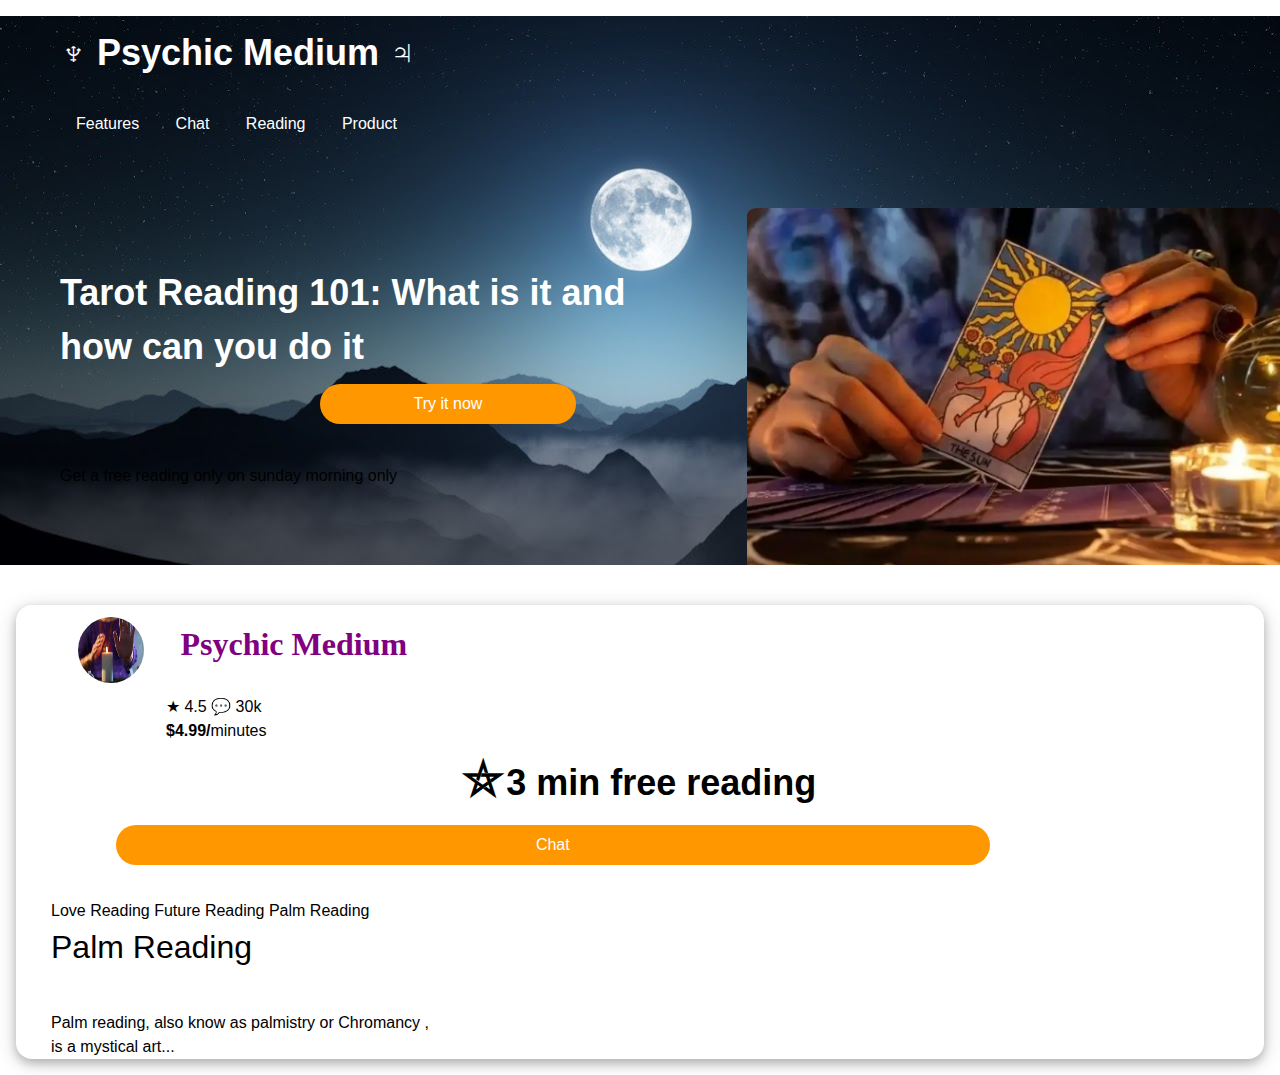
<file: index.html>
<!DOCTYPE html>
<html lang="en">
<head>
  <meta charset="UTF-8">
  <meta name="viewport" content="width=device-width, initial-scale=1.0"> <!-- displays site properly based on user's device -->

  <!--CSS LINK-->
  <link rel="stylesheet" href="w3.css">
  <link rel="stylesheet" href="style.css">
  <!-- <link rel="stylesheet" href="style/media.css"> -->
  <link rel="icon" type="image/png" sizes="32x32" href="./assets/favicon-32x32.png">
<!--SCRIPT LINK-->
 <script src="script.js"></script>
 <script src="jquery.js"></script>
 <!-- <script src="script/search.js"></script> -->
  
  <title>Frontend Mentor | Shortly URL shortening API Challenge</title>

  <!-- Feel free to remove these styles or customise in your own stylesheet 👍 -->
  <style>
   
  </style>
</head>
<body id="feature">

      <div class="bg">
        <div class="w3-margin-top margin-60"> 
  
          <h1 class="logo"><b class="w3-text-white"> &#9798 Psychic Medium &#9795</b></h1>
          <br><br><br><br>
          <span class="nav-desktop sidenav" >
        
          <span>
            <a href="#" 
                class="w3-text-white margin-top w3-padding w3-round-xlarge w3-hover-orange"
                    onclick="scrolling('feature');">
                   Features
                  </a> </span>
                  
                  <span>
                      <a href="#"
                       class="w3-text-white margin-top w3-padding w3-round-xlarge w3-hover-orange"
                      onclick="scrolling('chat')">Chat</a>
                    </span>

                  <span>
                    <a href="#" 
                    class="w3-text-white margin-top w3-padding w3-round-xlarge w3-hover-orange"
                    onclick="scrolling('reading');">Reading</a>
                  </span>
                  

                 <span>
                   <a href="#" 
                       class="w3-text-white margin-top w3-padding w3-round-xlarge w3-hover-orange"
                       onclick="alert('product is not available');">
                          Product
                            </a>
                    </span>
        
          
          
         </div>
          
        
            <br><br><br>
            
        <div class="w3-row">
          <div class="w3-col s12  m5 w3-right">
          <div>
            
            <img src="tarot.jpg" alt="" class="trt-Img w3-animate-zoom w3-mobile w3-paddin " style="width: 100%; height: 100%;"></div>
          </div>
          <br>
          <br>
        
          
        
        
          <div class="w3-col s12 m6 w3-left  ">
          <h1 class="margin-left-60 w3-text-white" ><b> Tarot Reading 101: What is it and how can you do it   </b></h1>
        
          <button 
            class="btn-try w3-btn w3-orange w3-round-xxlarge w3-text-white"
              onclick="scrolling('newP')"
          >
            Try it now
          </button>
        
          <br><br>
        
            <div> 
      </div>

          <p class="margin-left-60 w3-left w3-margin-right"> 
            Get a free reading only on sunday morning only 
          </p>
   </div>
 
      </div>
          </div>
              </div>
                 <br>


                 <div class="w3-card-4 w3-round-xlarge w3-margin">

                
                 <div id="chat">
        <div id="newP ">

            <div class="block">
               <img class="adsPic" src="full.jpg" alt="">
                  <b class="name">Psychic Medium </b>
                    
                 
                    <div class="rate">
                        &#9733 4.5 &#128172 30k
                          <br>
                       <b> $4.99/</b>minutes                          
                    </div>

                    <div class="free">
                        <b class="w3-xxxlarge">&#9958</b> 
                           <b class="w3-xxlarge"> 3 min free reading  </b> 
                    </div>
               
                  <a href="mailto:ayelekei11@gmail.com">
                     <button 
                        class="btn-chat w3-btn w3-orange 
                        w3-round-xxlarge w3-text-white">
                           Chat
                     </button>                              
                  </a>
                        
                    <br><br>

                        <div id="reading">

                          <th class="one">Love Reading</th>
                          <th>Future Reading</th>
                          <th>Palm Reading</th>

                            <div class="palm">Palm Reading</div>
                               <br>
                            <div class="text">
                               <P> Palm reading, also know as palmistry or Chromancy ,
                                 <br>
                                   is a mystical art...
                                </P>
                            </div>
                        </div>
                    
               </div>
            </div>  
          </div>
              <!-- End of newP -->

              <!-- <div id="reading">
                   <h1 class="Tor">
                       <b>Type of Reading</b>
                    </h1>
                        <br><br>
                        <br><br><br>

                        <div class="w3-row">

                          <div class="w3-col m4">
                            
                          <b class="love">Love Reading</b>
                          <img class="LoveImg" src="love.jpg" alt="">
                     
                          </div>

                          <div class="w3-col m4">
                            
                            <b class="love">money Reading</b>
                            <img class="LoveImg" src="money.jpg" alt="">
                      
  
                            </div>

                            <div class="w3-col m4">
                            
                              <b class="love">General Reading</b>
                              <img class="LoveImg" src="general.jpg" alt="">
                        
    
                              </div>

                        </div>
                    
              </div> -->


              
    </div>
  </div>

  <script>
    function w3_open() {
  document.getElementsByClassName("w3-sidenav")[0].style.display="block"
  }
  function w3_close(){
  document.getElementsByClassName("w3-sidenav")[0].style.display="none" 
  }
  </script>
</body>
</html>
</file>
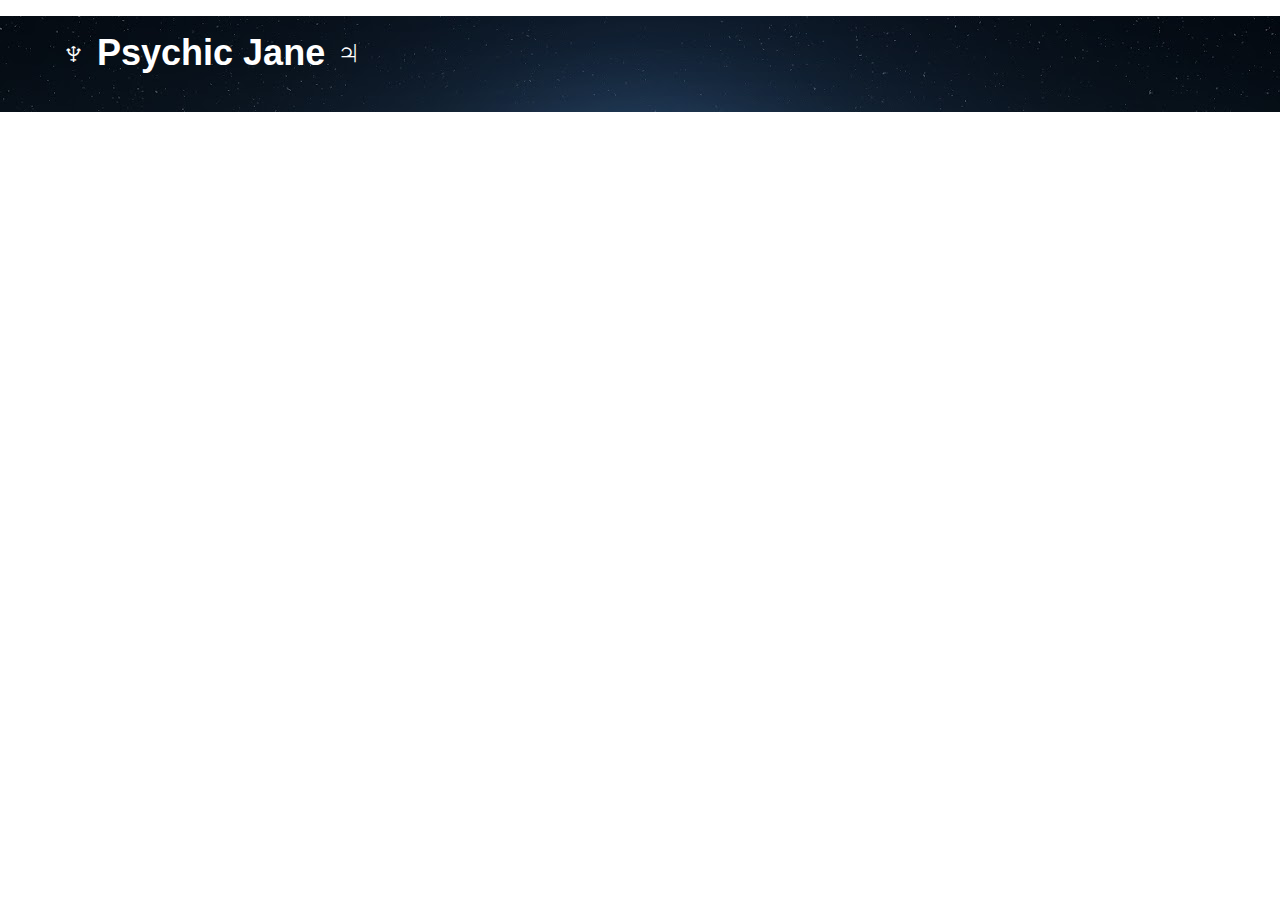
<file: chat.html>
<!DOCTYPE html>
<html lang="en">
<head>
    <meta charset="UTF-8">
    <meta http-equiv="X-UA-Compatible" content="IE=edge">
    <meta name="viewport" content="width=device-width, initial-scale=1.0">
    <link rel="stylesheet" href="w3.css">
    <link rel="stylesheet" href="style.css">
    <title>Document</title>
</head>
<body>
    <div class="bg">
        <div class="w3-margin-top margin-60"> 
  
          <h1 class="logo"><b class="w3-text-white"> &#9798 Psychic Jane &#9795</b></h1>
          <br><br><br><br>
        
          
         </div>
        
</body>
</html>
<script>
     alert("Welcome to the Jane psychic chat room")
</script>
</file>
<file: style.css>
.attribution { font-size: 11px; text-align: center; }
.attribution a { color: hsl(229, 23%, 9%); }
*{
  outline: none;
  font-family: 'Poppins', sans-serif;
}
body{
  font-family: 'Poppins', sans-serif;
}
.nav-desktop{
  display: none;
}
.margin-60{
  margin-left: 16px;
  margin-right:16px 
}
.margin-left-60{
  margin-left: 16px;}
   a{
    text-decoration: none
  }

@media screen and (min-width:500px) {
  
  
.burger, .bar{
  display: none;
}  
.nav-desktop{
  display: inline;
}

.get-start{
  float: left;
}
  
.margin-60{
  margin-left: 60px;
  margin-right:60px 
}
.margin-top,{
  margin-top: 10px
}
.margin-left{
  margin-left: 16px
}
.margin-left-60{
  margin-left: 60px;}
  .circle-left{
    left: -27%
  } 
  h1{
    float:left;
  }

  .sidenav a{
    text-decoration: none;
    padding-left: 10px;
  }

   
}

.footer{
margin-bottom:0px;
}

.btn-try{
  margin-left: 50%;
  text-align: center;
  width: 40%;
}

.adsPic{
  border-radius: 50%;
  width: 90px;
  height: 90px;
  margin-left: 50px;
  padding: 12px;
}

.name{
  margin-left: 20px;
  color: purple;
  font-size: xx-large;
font-family: cursive;}

.rate{
  margin-left: 150px;
}

.free{
  text-align: center;
}

.btn-chat{
   margin: 10px;
   width: 70%;
   margin-left: 100px;
}

.Tor{
   color: purple;
   font-size: xx-large;
   margin-left: 30%;
}

.love{
  font-size: xx-large;
  margin-left: 10%;
}

.LoveImg{
  border-radius: 50%;
  width: 100px;
  height: 100px;
  margin-left: 50px;
  padding: 12px;
}

.bg{
  background-image: url("bg.jpg");
  background-attachment: fixed;
}

.trt-Img{
  border-top-right-radius: 2%;
  border-top-left-radius: 2%;
}

.center{
  margin-left: 8%;
}

     .inline{
         display: inline-block;
         margin-left: 50px;
     }

   #reading{
      margin-left: 35px;
      /* font-family: Impact, Haettenschweiler, 'Arial Narrow Bold', sans-serif; */
   }

   .palm{
     font-size: xx-large;
     font-family: Impact, Haettenschweiler, 'Arial Narrow Bold', sans-serif;
   }

   .one{
     font-size: larger;
     border: 5%; 
     background: pink;
     color: cornsilk;
     padding: 5px;
   }
</file>
